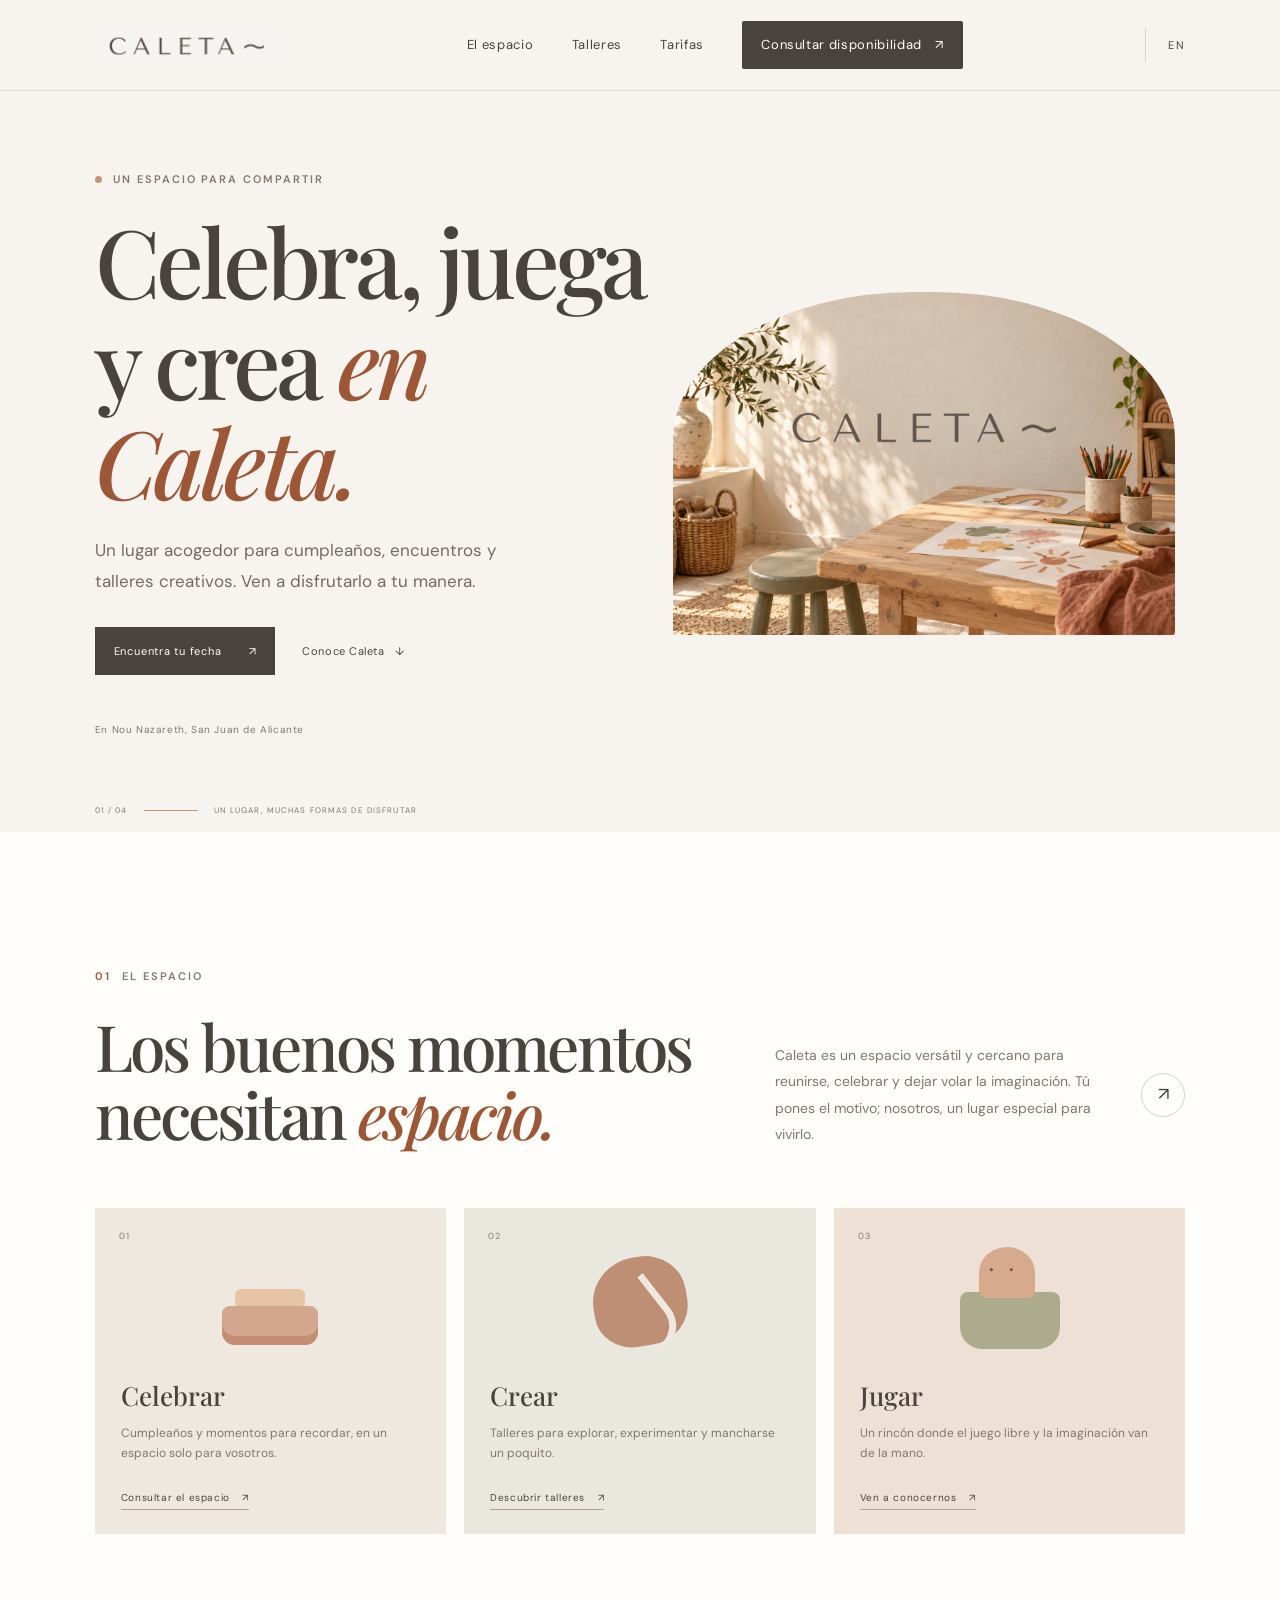
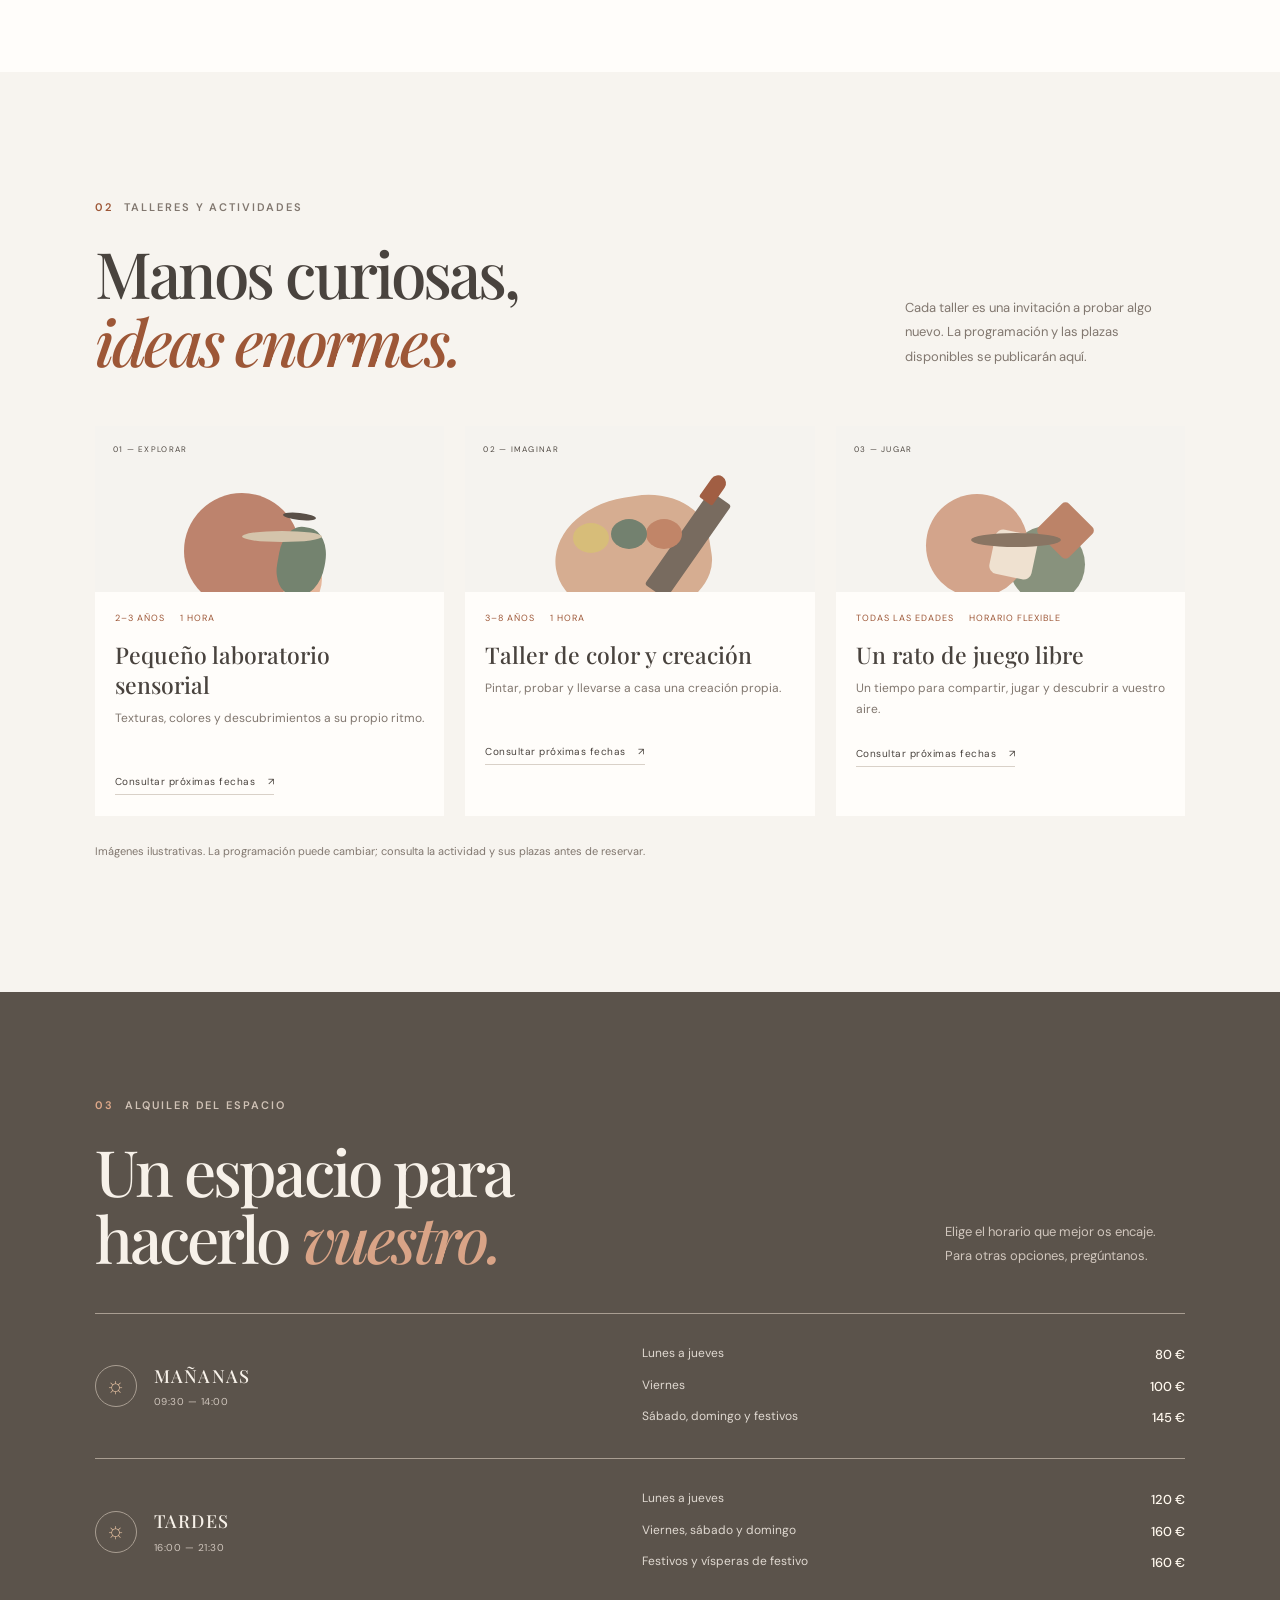
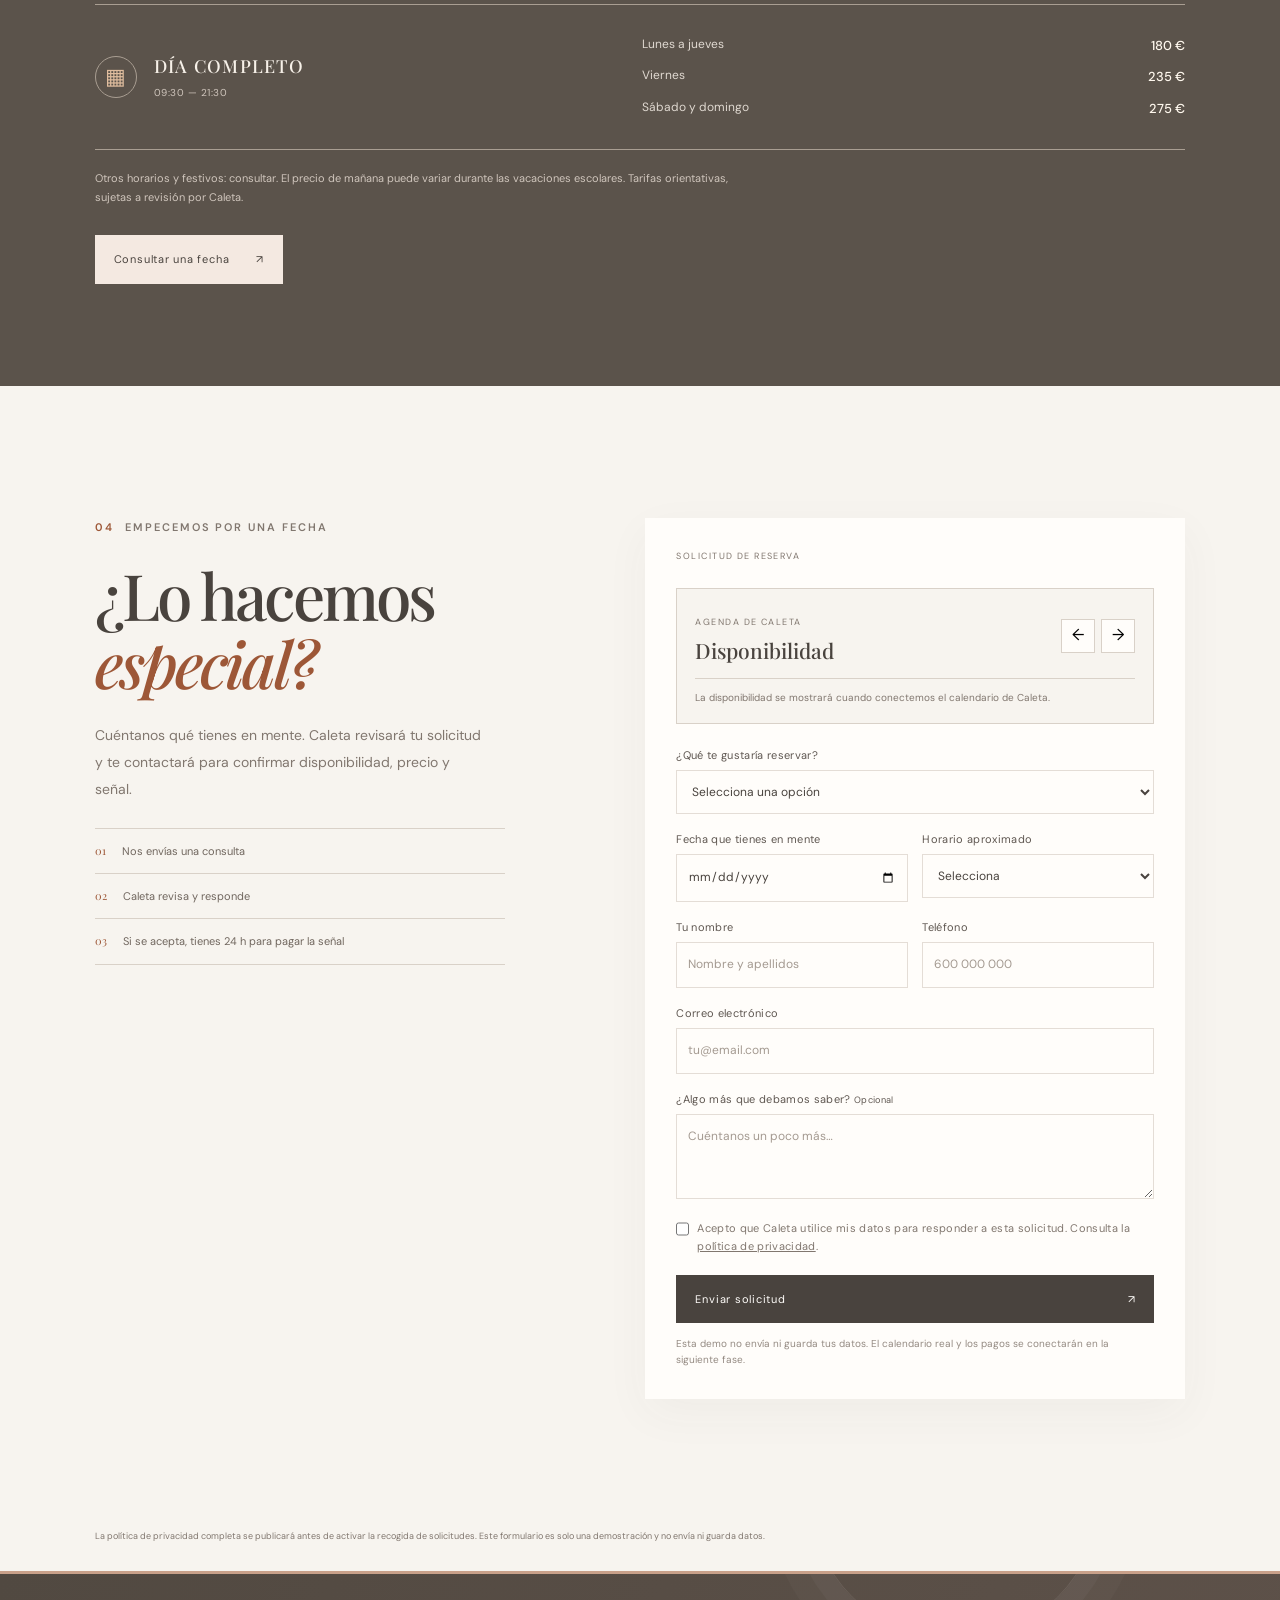
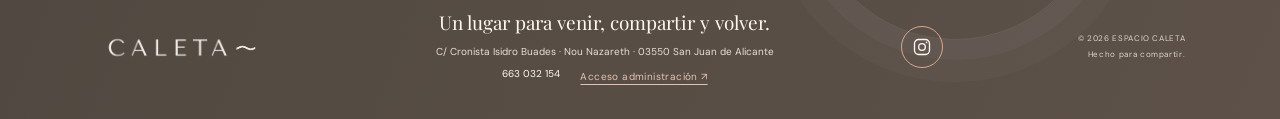
<file: index.html>
<!doctype html>
<html lang="es">
<head>
  <meta charset="utf-8">
  <meta name="viewport" content="width=device-width, initial-scale=1">
  <meta name="theme-color" content="#f7f4ef">
  <meta name="description" content="Un espacio para celebrar, jugar y crear en Nou Nazareth, San Juan de Alicante. Descubre Espacio Caleta y solicita tu reserva.">
  <title>Espacio Caleta — Un lugar para celebrar y crear</title>
  <link rel="preconnect" href="https://fonts.googleapis.com">
  <link rel="preconnect" href="https://fonts.gstatic.com" crossorigin>
  <link href="https://fonts.googleapis.com/css2?family=DM+Sans:wght@400;500;600;700&family=Playfair+Display:wght@500;600;700&display=swap" rel="stylesheet">
  <link rel="stylesheet" href="styles.css?v=20261103-1">
</head>
<body>
  <a class="skip-link" href="#contenido" data-i18n="skip">Saltar al contenido</a>
  <header class="site-header">
    <a class="wordmark" href="#inicio" aria-label="Espacio Caleta, inicio"><img class="wordmark-image" src="assets/caleta-logo-main.png" alt=""></a>
    <button class="menu-toggle" aria-expanded="false" aria-controls="main-nav" aria-label="Abrir menú">☰</button>
    <nav id="main-nav" class="main-nav" aria-label="Navegación principal">
      <a href="#espacio" data-i18n="navSpace">El espacio</a>
      <a href="#talleres" data-i18n="navWorkshops">Talleres</a>
      <a href="#tarifas" data-i18n="navRates">Tarifas</a>
      <a class="nav-cta" href="#reservar" data-i18n="navBook">Consultar disponibilidad <span>↗</span></a>
    </nav>
    <button class="language-toggle" type="button" aria-label="Switch language">EN</button>
  </header>

  <main id="contenido">
    <section class="hero section-wrap" id="inicio">
      <div class="hero-copy">
        <p class="eyebrow"><span class="eyebrow-dot"></span><span data-i18n="eyebrow">UN ESPACIO PARA COMPARTIR</span></p>
        <h1 data-i18n="heroTitle">Celebra, juega<br>y crea <em>en Caleta.</em></h1>
        <p class="hero-text" data-i18n="heroText">Un lugar acogedor para cumpleaños, encuentros y talleres creativos. Ven a disfrutarlo a tu manera.</p>
        <div class="hero-actions">
          <a class="button button-dark" href="#reservar" data-i18n="heroCta">Encuentra tu fecha <span>↗</span></a>
          <a class="text-link" href="#espacio" data-i18n="heroLink">Conoce Caleta <span>↓</span></a>
        </div>
        <div class="hero-note"><span data-i18n="heroNote">En Nou Nazareth, San Juan de Alicante</span></div>
      </div>
      <div class="hero-art">
        <div class="art-frame logo-frame">
          <img class="hero-logo-image" data-site-image="logo" data-default-image="assets/caleta-hero.webp" src="assets/caleta-hero.webp" alt="Estudio creativo de Caleta, con materiales para pintar y el logotipo de Caleta" width="1448" height="1086" fetchpriority="high">
          <span class="art-caption" data-i18n="artCaption">UN RINCÓN HECHO PARA CREAR</span>
        </div>
      </div>
      <div class="hero-bottom"><span>01 / 04</span><span class="hero-line"></span><span data-i18n="heroBottom">UN LUGAR, MUCHAS FORMAS DE DISFRUTAR</span></div>
    </section>

    <section class="intro section-wrap" id="espacio">
      <div class="section-kicker"><span>01</span><span data-i18n="introKicker">EL ESPACIO</span></div>
      <div class="intro-content">
        <h2 data-i18n="introTitle">Los buenos momentos<br>necesitan <em>espacio.</em></h2>
        <div class="intro-aside"><p data-i18n="introText">Caleta es un espacio versátil y cercano para reunirse, celebrar y dejar volar la imaginación. Tú pones el motivo; nosotros, un lugar especial para vivirlo.</p><a class="round-link" href="#reservar" aria-label="Consultar el espacio">↗</a></div>
      </div>
      <div class="feature-grid">
        <article class="feature-card feature-celebrate"><span class="feature-number">01</span><div class="feature-illustration cake-art" data-site-image="feature1" data-default-image="assets/feature-celebrate.webp" aria-label="Celebraciones en Espacio Caleta"><i></i><b></b></div><h3 data-i18n="featureCelebrate">Celebrar</h3><p data-i18n="featureCelebrateText">Cumpleaños y momentos para recordar, en un espacio solo para vosotros.</p><a href="#reservar" data-i18n="featureLink">Consultar el espacio <span>↗</span></a></article>
        <article class="feature-card feature-create"><span class="feature-number">02</span><div class="feature-illustration create-art" data-site-image="feature2" data-default-image="assets/feature-create.webp" aria-label="Talleres creativos en Espacio Caleta"><i></i><b></b></div><h3 data-i18n="featureCreate">Crear</h3><p data-i18n="featureCreateText">Talleres para explorar, experimentar y mancharse un poquito.</p><a href="#talleres" data-i18n="featureLink">Descubrir talleres <span>↗</span></a></article>
        <article class="feature-card feature-play"><span class="feature-number">03</span><div class="feature-illustration play-art" data-site-image="feature3" data-default-image="assets/feature-play.webp" aria-label="Juego en Espacio Caleta"><i></i><b></b></div><h3 data-i18n="featurePlay">Jugar</h3><p data-i18n="featurePlayText">Un rincón donde el juego libre y la imaginación van de la mano.</p><a href="#reservar" data-i18n="featureLink">Ven a conocernos <span>↗</span></a></article>
      </div>
    </section>

    <section class="workshops section-wrap" id="talleres">
      <div class="section-heading"><div><div class="section-kicker"><span>02</span><span data-i18n="workshopKicker">TALLERES Y ACTIVIDADES</span></div><h2 data-i18n="workshopTitle">Manos curiosas,<br><em>ideas enormes.</em></h2></div><p data-i18n="workshopText">Cada taller es una invitación a probar algo nuevo. La programación y las plazas disponibles se publicarán aquí.</p></div>
      <div class="workshop-grid">
        <article class="workshop-card"><div class="workshop-image image-sensory" data-site-image="featured1" data-default-image="assets/workshop-sensory-sharp.webp" role="img" aria-label="Cartel del taller sensorial, con un monstruo verde, lápices de colores y el título Taller Sensorial"><span class="image-label">01 — EXPLORAR</span><div class="sensory-art"><i></i><b></b><span></span><em></em></div></div><div class="workshop-info"><div class="workshop-meta"><span data-i18n="ageLabel">2–3 AÑOS</span><span data-i18n="durationOne">1 HORA</span></div><h3 data-i18n="sensoryTitle">Pequeño laboratorio sensorial</h3><p data-i18n="sensoryText">Texturas, colores y descubrimientos a su propio ritmo.</p><a href="#reservar" data-workshop="sensorial" data-i18n="workshopRequest">Consultar próximas fechas <span>↗</span></a></div></article>
        <article class="workshop-card"><div class="workshop-image image-art" data-site-image="featured2" data-default-image="assets/workshop-art-sharp.webp" role="img" aria-label="Cartel del taller creativo de decoración de bolsas, con materiales de pintura en una mesa"><span class="image-label">02 — IMAGINAR</span><div class="paint-art"><i></i><b></b><span></span><em></em></div></div><div class="workshop-info"><div class="workshop-meta"><span data-i18n="ageLabelTwo">3–8 AÑOS</span><span data-i18n="durationOne">1 HORA</span></div><h3 data-i18n="colorTitle">Taller de color y creación</h3><p data-i18n="colorText">Pintar, probar y llevarse a casa una creación propia.</p><a href="#reservar" data-workshop="creativo" data-i18n="workshopRequest">Consultar próximas fechas <span>↗</span></a></div></article>
        <article class="workshop-card"><div class="workshop-image image-play" data-site-image="featured3" data-default-image="assets/workshop-play-sharp.webp" role="img" aria-label="Cartel de Caleta con fondo de rayas cálidas y el texto Ven a pasar la tarde a Caleta"><span class="image-label">03 — JUGAR</span><div class="play-artwork"><i></i><b></b><span></span><em></em></div></div><div class="workshop-info"><div class="workshop-meta"><span data-i18n="ageLabelThree">TODAS LAS EDADES</span><span data-i18n="flexTime">HORARIO FLEXIBLE</span></div><h3 data-i18n="freeTitle">Un rato de juego libre</h3><p data-i18n="freeText">Un tiempo para compartir, jugar y descubrir a vuestro aire.</p><a href="#reservar" data-workshop="juego" data-i18n="workshopRequest">Consultar próximas fechas <span>↗</span></a></div></article>
      </div>
      <p class="editorial-note" data-i18n="workshopNote">Imágenes ilustrativas. La programación puede cambiar; consulta la actividad y sus plazas antes de reservar.</p>
    </section>

    <section class="rates section-wrap" id="tarifas">
      <div class="rates-heading"><div><div class="section-kicker light"><span>03</span><span data-i18n="ratesKicker">ALQUILER DEL ESPACIO</span></div><h2 data-i18n="ratesTitle">Un espacio para<br>hacerlo <em>vuestro.</em></h2></div><p data-i18n="ratesText">Elige el horario que mejor os encaje. Para otras opciones, pregúntanos.</p></div>
      <div class="rate-list">
        <article class="rate-row"><div class="rate-title"><span class="rate-icon">☼</span><div><h3 data-i18n="morning">Mañanas</h3><p data-site-copy="morningHours">09:30 — 14:00</p></div></div><div class="rate-details"><p><span data-i18n="monThu">Lunes a jueves</span><b data-site-copy="rateMorningWeek">80 €</b></p><p><span data-i18n="friday">Viernes</span><b data-site-copy="rateMorningFriday">100 €</b></p><p><span data-i18n="weekendFestive">Sábado, domingo y festivos</span><b data-site-copy="rateMorningWeekend">145 €</b></p></div></article>
        <article class="rate-row"><div class="rate-title"><span class="rate-icon">☼</span><div><h3 data-i18n="afternoons">Tardes</h3><p data-site-copy="afternoonHours">16:00 — 21:30</p></div></div><div class="rate-details"><p><span data-i18n="monThu">Lunes a jueves</span><b data-site-copy="rateAfternoonWeek">120 €</b></p><p><span data-i18n="friSun">Viernes, sábado y domingo</span><b data-site-copy="rateAfternoonWeekend">160 €</b></p><p><span data-i18n="holidayEve">Festivos y vísperas de festivo</span><b data-site-copy="rateAfternoonHoliday">160 €</b></p></div></article>
        <article class="rate-row"><div class="rate-title"><span class="rate-icon">▦</span><div><h3 data-i18n="fullDay">Día completo</h3><p data-site-copy="fullDayHours">09:30 — 21:30</p></div></div><div class="rate-details"><p><span data-i18n="monThu">Lunes a jueves</span><b data-site-copy="rateFullWeek">180 €</b></p><p><span data-i18n="friday">Viernes</span><b data-site-copy="rateFullFriday">235 €</b></p><p><span data-i18n="weekend">Sábado y domingo</span><b data-site-copy="rateFullWeekend">275 €</b></p></div></article>
      </div>
      <div class="rate-footnote"><p data-i18n="ratesNote">Otros horarios y festivos: consultar. El precio de mañana puede variar durante las vacaciones escolares. Tarifas orientativas, sujetas a revisión por Caleta.</p></div>
      <a class="button button-light" href="#reservar" data-i18n="ratesCta">Consultar una fecha <span>↗</span></a>
    </section>

    <section class="booking section-wrap" id="reservar">
      <div class="booking-copy"><div class="section-kicker"><span>04</span><span data-i18n="bookingKicker">EMPECEMOS POR UNA FECHA</span></div><h2 data-i18n="bookingTitle">¿Lo hacemos<br><em>especial?</em></h2><p data-i18n="bookingText">Cuéntanos qué tienes en mente. Caleta revisará tu solicitud y te contactará para confirmar disponibilidad, precio y señal.</p><div class="booking-steps"><p><span>01</span><span data-i18n="stepOne">Nos envías una consulta</span></p><p><span>02</span><span data-i18n="stepTwo">Caleta revisa y responde</span></p><p><span>03</span><span data-i18n="stepThree">Si se acepta, tienes 24 h para pagar la señal</span></p></div></div>
      <form class="booking-form" id="booking-form">
        <div class="form-head"><span data-i18n="formEyebrow">SOLICITUD DE RESERVA</span></div>
        <div class="public-calendar" aria-label="Calendario de disponibilidad">
          <div class="public-calendar-head"><div><span class="calendar-overline">AGENDA DE CALETA</span><h3 id="public-month-label">Disponibilidad</h3></div><div class="public-calendar-arrows"><button type="button" id="public-prev" aria-label="Mes anterior">←</button><button type="button" id="public-next" aria-label="Mes siguiente">→</button></div></div>
          <div class="public-calendar-grid" id="public-calendar-grid" role="grid"></div>
          <p id="public-calendar-message" class="public-calendar-message" role="status" aria-live="polite">La disponibilidad se mostrará cuando conectemos el calendario de Caleta.</p>
          <div id="public-day-options" class="public-day-options"></div>
        </div>
        <label><span data-i18n="typeLabel">¿Qué te gustaría reservar?</span><select name="type" id="booking-type" required><option value="" data-i18n="typePlaceholder">Selecciona una opción</option><option value="space" data-i18n="spaceOption">El espacio</option><option value="workshop" data-i18n="workshopOption">Un taller o actividad</option></select></label>
        <div class="field-row"><label><span data-i18n="dateLabel">Fecha que tienes en mente</span><input name="date" type="date" required></label><label><span data-i18n="timeLabel">Horario aproximado</span><select name="time" required><option value="" data-i18n="timePlaceholder">Selecciona</option><option value="morning" data-i18n="morningOption">Mañana · 09:30–14:00</option><option value="afternoon" data-i18n="afternoonOption">Tarde · 16:00–21:30</option><option value="full" data-i18n="fullOption">Día completo · 09:30–21:30</option><option value="other" data-i18n="otherOption">Otro horario</option></select></label></div>
        <label class="places-field is-hidden"><span data-i18n="placesLabel">Número de plazas</span><input name="places" type="number" min="1" max="20" value="1"></label>
        <input type="hidden" name="workshop_id">
        <div class="field-row"><label><span data-i18n="nameLabel">Tu nombre</span><input name="name" autocomplete="name" placeholder="Nombre y apellidos" data-placeholder="namePlaceholder" required></label><label><span data-i18n="phoneLabel">Teléfono</span><input name="phone" type="tel" autocomplete="tel" placeholder="600 000 000" data-placeholder="phonePlaceholder" required></label></div>
        <label><span data-i18n="emailLabel">Correo electrónico</span><input name="email" type="email" autocomplete="email" placeholder="tu@email.com" required></label>
        <label><span data-i18n="notesLabel">¿Algo más que debamos saber? <small data-i18n="optional">Opcional</small></span><textarea name="notes" rows="3" data-placeholder="notesPlaceholder" placeholder="Cuéntanos un poco más…"></textarea></label>
        <label class="consent"><input type="checkbox" required><span><span data-i18n="consentText">Acepto que Caleta utilice mis datos para responder a esta solicitud. Consulta la</span> <a href="#privacidad" data-i18n="privacyLink">política de privacidad</a>.</span></label>
        <button class="button button-dark submit-button" type="submit"><span data-i18n="submitText">Enviar solicitud</span><span>↗</span></button>
        <p class="form-response" id="form-response" role="status" aria-live="polite"></p>
        <p class="form-disclaimer" data-i18n="formNote">Esta demo no envía ni guarda tus datos. El calendario real y los pagos se conectarán en la siguiente fase.</p>
      </form>
    </section>

    <section class="privacy-note section-wrap" id="privacidad"><p data-i18n="privacyNote">La política de privacidad completa se publicará antes de activar la recogida de solicitudes. Este formulario es solo una demostración y no envía ni guarda datos.</p></section>
  </main>

  <footer class="site-footer">
    <a class="footer-logo" href="#inicio" aria-label="Espacio Caleta, inicio"><img src="assets/caleta-logo-footer.png" alt=""></a>
    <div class="footer-contact">
      <p class="footer-invite" data-i18n="contactInvite">Un lugar para venir, compartir y volver.</p>
      <p><span data-site-copy="address">C/ Cronista Isidro Buades · Nou Nazareth · 03550 San Juan de Alicante</span></p>
      <div class="footer-links"><a data-site-copy="phone-link" href="tel:+34663032154">663 032 154</a><a class="admin-link" href="admin.html" data-i18n="adminAccess">Acceso administración ↗</a></div>
    </div>
    <a class="instagram-link" data-site-copy="instagramUrl" href="https://www.instagram.com/espacio.caleta/" target="_blank" rel="noopener noreferrer" aria-label="Instagram de Espacio Caleta">
      <svg viewBox="0 0 24 24" aria-hidden="true"><rect x="3" y="3" width="18" height="18" rx="5"/><circle cx="12" cy="12" r="4"/><circle class="instagram-dot" cx="17.5" cy="6.5" r="1"/></svg>
    </a>
    <div class="footer-note"><span>© <span id="year"></span> ESPACIO CALETA</span><span data-i18n="footerNote">Hecho para compartir.</span></div>
  </footer>
  <div class="toast" id="toast" role="status" aria-live="polite"></div>
  <script src="script.js?v=20261103-2"></script>
  <script>window.CALETA_SUPABASE={url:"https://ifsrblhfxcxinhznvcwu.supabase.co",publishableKey:"sb_publishable_dvBtDJ5dkb0xPyV2M7XDuQ_7uVyeikE"};</script>
  <script type="module" src="public-content.js?v=20261028-4"></script>
  <script type="module" src="public-calendar.js?v=20261027-1"></script>
</body>
</html>
</file>
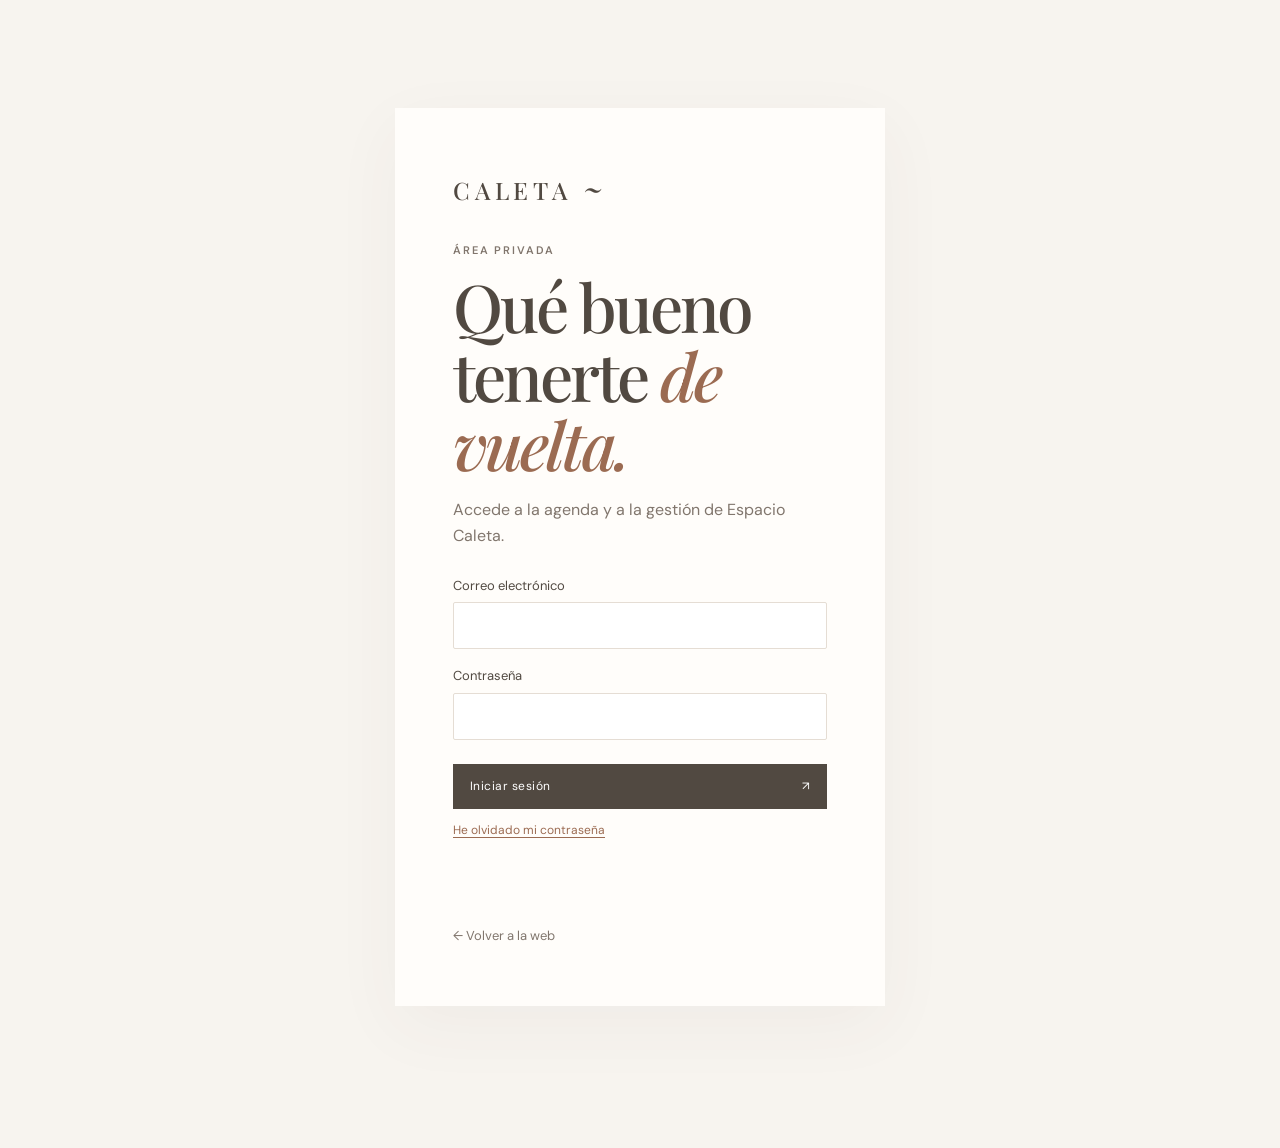
<file: admin.html>
<!doctype html>
<html lang="es">
<head>
  <meta charset="utf-8">
  <meta name="viewport" content="width=device-width, initial-scale=1">
  <meta name="robots" content="noindex,nofollow">
  <meta name="theme-color" content="#f7f4ef">
  <title>Administración — Espacio Caleta</title>
  <link rel="preconnect" href="https://fonts.googleapis.com">
  <link rel="preconnect" href="https://fonts.gstatic.com" crossorigin>
  <link href="https://fonts.googleapis.com/css2?family=DM+Sans:wght@400;500;600;700&family=Playfair+Display:wght@500;600;700&display=swap" rel="stylesheet">
  <link rel="stylesheet" href="admin.css?v=20261030-5">
</head>
<body>
  <main class="admin-shell">
    <section class="login-card" id="login-view" aria-labelledby="login-title">
      <a class="brand" href="./">CALETA <span>~</span></a>
      <p class="eyebrow">ÁREA PRIVADA</p>
      <h1 id="login-title">Qué bueno<br>tenerte <em>de vuelta.</em></h1>
      <p class="intro">Accede a la agenda y a la gestión de Espacio Caleta.</p>
      <form id="login-form">
        <label>Correo electrónico<input name="email" type="email" autocomplete="username" required></label>
        <label>Contraseña<input name="password" type="password" autocomplete="current-password" required></label>
        <button class="button button-dark" type="submit">Iniciar sesión <span>↗</span></button>
        <button class="text-button" id="forgot-password" type="button">He olvidado mi contraseña</button>
        <p class="message" id="login-message" role="status" aria-live="polite"></p>
      </form>
      <a class="back-link" href="./">← Volver a la web</a>
    </section>

    <section class="login-card is-hidden" id="recovery-view" aria-labelledby="recovery-title">
      <a class="brand" href="./">CALETA <span>~</span></a>
      <p class="eyebrow">SEGURIDAD</p><h1 id="recovery-title">Crea una<br><em>nueva contraseña.</em></h1>
      <form id="recovery-form"><label>Nueva contraseña<input name="password" type="password" minlength="12" autocomplete="new-password" required></label><label>Repite la contraseña<input name="confirmation" type="password" minlength="12" autocomplete="new-password" required></label><button class="button button-dark" type="submit">Guardar contraseña <span>↗</span></button><p class="message" id="recovery-message" role="status" aria-live="polite"></p><button class="text-button" id="recovery-back" type="button">Volver al acceso para solicitar otro enlace</button></form>
    </section>

    <section class="dashboard is-hidden" id="dashboard-view" aria-labelledby="dashboard-title">
      <header class="dashboard-header">
        <a class="brand" href="./">CALETA <span>~</span></a>
        <div class="header-actions"><span id="admin-email"></span><button class="button button-outline" id="open-password-change" type="button">Cambiar contraseña</button><button class="button button-outline" id="logout" type="button">Cerrar sesión</button></div>
      </header>
      <div class="dashboard-heading"><div><p class="eyebrow">GESTIÓN DE CALETA</p><h1 id="dashboard-title">Tu espacio,<br><em>en orden.</em></h1></div><div class="dashboard-intro"><p>Agenda, solicitudes y programación en un solo lugar.</p><button class="button button-dark" id="open-content-panel" type="button">Editar la web: textos, fotos y colores <span>↗</span></button></div></div>
      <nav class="tabs" aria-label="Secciones del panel">
        <button class="tab is-active" data-panel="calendar-panel" type="button">Calendario</button>
        <button class="tab" data-panel="content-panel" type="button">Editar la web</button>
        <button class="tab" data-panel="requests-panel" type="button">Solicitudes</button>
        <button class="tab" data-panel="workshops-panel" type="button">Talleres</button>
        <button class="tab" data-panel="rates-panel" type="button">Tarifas</button>
        <button class="tab" data-panel="team-panel" type="button">Equipo</button>
        <button class="tab" data-panel="newsletter-panel" type="button">Noticias por correo</button>
      </nav>
      <section class="panel" id="calendar-panel">
        <div class="panel-title"><div><p class="eyebrow">DISPONIBILIDAD</p><h2>Calendario</h2></div><div class="calendar-actions"><button class="button button-outline" id="new-block" type="button">Bloquear fecha</button><button class="button button-dark" id="new-availability" type="button">Publicar disponibilidad <span>+</span></button></div></div>
        <div class="calendar-toolbar"><button class="icon-button" id="previous-month" aria-label="Mes anterior" type="button">←</button><h3 id="month-label"></h3><button class="icon-button" id="next-month" aria-label="Mes siguiente" type="button">→</button><button class="text-button today-button" id="today-button" type="button">Hoy</button></div>
        <div class="calendar-legend"><span><i class="legend-dot available"></i>Disponible</span><span><i class="legend-dot held"></i>Solicitud pendiente</span><span><i class="legend-dot busy"></i>Reservado / taller</span><span><i class="legend-dot blocked"></i>Bloqueado</span></div>
        <div class="calendar-grid" id="calendar-grid" role="grid" aria-label="Calendario de reservas"></div>
        <p class="panel-note" id="calendar-note">Los días sin ocupaciones registradas aparecen como disponibles. Una solicitud pendiente mantiene su fecha o plazas bloqueadas hasta que Caleta la gestione.</p>
      </section>
      <section class="panel is-hidden" id="requests-panel"><div class="panel-title"><div><p class="eyebrow">BANDEJA DE ENTRADA</p><h2>Solicitudes</h2></div></div><div id="requests-list" class="record-list"></div></section>
      <section class="panel is-hidden" id="workshops-panel"><div class="panel-title"><div><p class="eyebrow">PROGRAMACIÓN</p><h2>Talleres</h2></div><button class="button button-dark" id="new-workshop" type="button">Nuevo taller <span>+</span></button></div><div id="workshops-list" class="record-list"></div></section>
      <section class="panel is-hidden" id="rates-panel"><div class="panel-title"><div><p class="eyebrow">PRECIOS ORIENTATIVOS</p><h2>Tarifas internas</h2></div><button class="button button-dark" id="new-rate" type="button">Añadir tarifa <span>+</span></button></div><div id="rates-list" class="record-list"></div><p class="panel-note">Esta lista sirve para registrar referencias internas. Para cambiar los precios que se ven en la página, entra en Contenido e imágenes. La señal se define por separado para cada solicitud aceptada.</p></section>
      <section class="panel is-hidden" id="content-panel">
        <div class="panel-title"><div><p class="eyebrow">EDICIÓN DE LA WEB PÚBLICA</p><h2>Contenido e imágenes</h2></div></div>
        <p class="content-intro">Edita los textos en castellano e inglés, actualiza las tarifas que aparecen en la web y sustituye el logotipo o las imágenes de los talleres. Los cambios se publican al guardar.</p>
        <div class="content-manager-layout"><div class="content-editor-main"><nav class="content-section-nav" id="content-section-nav" aria-label="Secciones del contenido"></nav><form id="content-form" class="content-editor"><div id="content-fields"></div><h3>Identidad visual</h3><p class="panel-note">Ajusta los tonos generales de la web. El diseño tipográfico se mantiene para conservar la identidad de Caleta.</p><div id="theme-fields" class="theme-editor-grid"></div><h3>Imágenes de la web</h3><p class="panel-note">Formatos JPG, PNG, WebP o AVIF · máximo 5 MB por imagen.</p><div id="image-fields" class="image-editor-grid"></div><button class="button button-dark" type="submit">Guardar cambios de la web <span>↗</span></button><p id="content-save-status" class="panel-note" role="status" aria-live="polite"></p></form></div><aside class="content-preview"><div class="content-preview-head"><div><strong>Vista previa</strong><span>Se actualiza mientras editas</span></div><button class="small-button" id="preview-language" type="button">Ver en inglés</button></div><iframe id="public-preview" title="Vista previa de la web de Caleta" src="./?admin-preview=1" loading="lazy"></iframe><a href="./" target="_blank" rel="noopener noreferrer">Abrir la web en otra pestaña ↗</a></aside></div>
      </section>
      <section class="panel is-hidden" id="team-panel">
        <div class="panel-title"><div><p class="eyebrow">ACCESOS PRIVADOS</p><h2>Equipo administrador</h2></div></div>
        <p class="content-intro">Puedes crear una cuenta nueva con una contraseña definida por Caleta o añadir una cuenta que ya exista. Las contraseñas nunca se envían ni se guardan en los datos de la web; comparte la contraseña inicial por un canal privado y la persona podrá cambiarla al entrar al panel.</p>
        <form id="create-admin-form" class="admin-create-form"><h3>Crear una cuenta nueva</h3><label>Correo de la persona<input name="email" type="email" maxlength="254" autocomplete="off" required placeholder="nombre@correo.com"></label><label>Repite el correo<input name="email_confirmation" type="email" maxlength="254" autocomplete="off" required placeholder="nombre@correo.com"></label><label>Contraseña para la cuenta (mínimo 12 caracteres)<input name="password" type="password" minlength="12" autocomplete="new-password" required></label><button class="button button-dark" type="submit">Crear acceso administrador <span>↗</span></button></form>
        <form id="add-existing-admin-form" class="admin-create-form existing-admin-form"><h3>Añadir cuenta existente</h3><label>Correo confirmado en Supabase<input name="email" type="email" maxlength="254" autocomplete="off" required placeholder="nombre@correo.com"></label><button class="button button-outline" type="submit">Dar acceso de administración <span>↗</span></button></form><p id="team-email-status" class="panel-note" role="status" aria-live="polite"></p>
        <div id="admin-users-list" class="record-list"></div>
      </section>
      <section class="panel is-hidden" id="newsletter-panel">
        <div class="panel-title"><div><p class="eyebrow">COMUNICACIÓN CON FAMILIAS</p><h2>Noticias por correo</h2></div></div>
        <div class="newsletter-stats"><article><span id="newsletter-active-count">—</span><p>Suscripciones confirmadas</p></article><article><span id="newsletter-pending-count">—</span><p>Esperando confirmación</p></article></div>
        <p class="content-intro">Solo se enviará a personas que se apunten voluntariamente y confirmen su correo. Cada noticia llevará un enlace para darse de baja. La suscripción pública aún no está activada; las solicitudes de reserva no se añadirán a esta lista.</p>
        <form id="newsletter-campaign-form" class="newsletter-composer"><label>Asunto<input name="subject" maxlength="160" required></label><label>Texto de la noticia<textarea name="body" rows="8" maxlength="6000" required placeholder="Escribe la novedad, taller o evento…"></textarea></label><button class="button button-dark" id="newsletter-send-button" type="submit">Enviar a la lista confirmada <span>↗</span></button><p id="newsletter-email-status" class="panel-note">El envío se activará al conectar el proveedor de correo. No se usan las direcciones de solicitudes de reserva.</p></form>
        <h3 class="subsection-title">Últimos envíos</h3><div id="newsletter-campaigns-list" class="record-list"></div>
        <h3 class="subsection-title">Suscripciones</h3><div id="newsletter-subscribers-list" class="record-list"></div>
      </section>
      <p class="dashboard-status" id="dashboard-status" role="status" aria-live="polite"></p>
    </section>
  </main>

  <dialog id="block-dialog" class="editor-dialog"><form id="block-form"><button class="dialog-close" type="button" data-close aria-label="Cerrar">×</button><p class="eyebrow">AGENDA</p><h2>Bloquear una fecha</h2><label>Fecha<input name="date" type="date" required></label><label>Horario<select name="period" required><option value="full">Día completo</option><option value="morning">Mañana · 09:30–14:00</option><option value="afternoon">Tarde · 16:00–21:30</option></select></label><label>Motivo<input name="title" maxlength="120" placeholder="Cierre, evento privado…" required></label><button class="button button-dark" type="submit">Guardar bloqueo <span>↗</span></button></form></dialog>
  <dialog id="availability-dialog" class="editor-dialog"><form id="availability-form"><button class="dialog-close" type="button" data-close aria-label="Cerrar">×</button><p class="eyebrow">DISPONIBILIDAD</p><h2>Publicar una fecha libre</h2><label>Fecha<input name="date" type="date" required></label><label>Horario<select name="period" required><option value="morning">Mañana · 09:30–14:00</option><option value="afternoon">Tarde · 16:00–21:30</option><option value="full">Día completo · 09:30–21:30</option></select></label><button class="button button-dark" type="submit">Publicar fecha <span>↗</span></button></form></dialog>
  <dialog id="workshop-dialog" class="editor-dialog"><form id="workshop-form"><button class="dialog-close" type="button" data-close aria-label="Cerrar">×</button><p class="eyebrow">PROGRAMACIÓN</p><h2 id="workshop-dialog-title">Nuevo taller</h2><input name="id" type="hidden"><label>Nombre<input name="title" maxlength="120" required></label><label>Descripción<textarea name="description" rows="3"></textarea></label><div class="form-row"><label>Fecha y hora<input name="starts_at" type="datetime-local" required></label><label>Duración (minutos)<input name="duration_minutes" type="number" min="15" step="15" value="60" required></label></div><div class="form-row"><label>Plazas<input name="capacity" type="number" min="1" max="200" required></label><label>Edad recomendada<input name="age_range" maxlength="40" placeholder="2–3 años"></label></div><label>Precio orientativo (€)<input name="indicative_price" type="number" min="0" step="0.01" placeholder="Consultar"></label><label>Imagen del taller<input name="image_file" type="file" accept="image/jpeg,image/png,image/webp,image/avif"></label><p class="panel-note" id="workshop-image-note">Imagen opcional; JPG, PNG, WebP o AVIF, máximo 5 MB.</p><button class="button button-dark" id="workshop-save-button" type="submit">Crear taller <span>↗</span></button></form></dialog>
  <dialog id="rate-dialog" class="editor-dialog"><form id="rate-form"><button class="dialog-close" type="button" data-close aria-label="Cerrar">×</button><p class="eyebrow">TARIFAS</p><h2>Añadir tarifa</h2><label>Concepto<input name="label" maxlength="100" placeholder="Mañana · lunes a jueves" required></label><div class="form-row"><label>Precio (€)<input name="amount" type="number" min="0" step="0.01" required></label><label>Validez desde<input name="valid_from" type="date"></label></div><label>Nota<textarea name="note" rows="2" placeholder="Condiciones o excepciones"></textarea></label><button class="button button-dark" type="submit">Guardar tarifa <span>↗</span></button></form></dialog>
  <dialog id="password-change-dialog" class="editor-dialog"><form id="password-change-form"><button class="dialog-close" type="button" data-close aria-label="Cerrar">×</button><p class="eyebrow">SEGURIDAD</p><h2>Cambiar contraseña</h2><label>Nueva contraseña (mínimo 12 caracteres)<input name="password" type="password" minlength="12" autocomplete="new-password" required></label><label>Repite la contraseña<input name="confirmation" type="password" minlength="12" autocomplete="new-password" required></label><button class="button button-dark" type="submit">Guardar contraseña <span>↗</span></button><p id="password-change-status" class="panel-note" role="status" aria-live="polite"></p></form></dialog>
  <script>window.CALETA_SUPABASE={url:"https://ifsrblhfxcxinhznvcwu.supabase.co",publishableKey:"sb_publishable_dvBtDJ5dkb0xPyV2M7XDuQ_7uVyeikE"};</script>
  <script type="module" src="admin.js?v=20261102-1"></script>
</body>
</html>
</file>
<file: styles.css>
:root{--paper:#f7f4ef;--ink:#49433e;--muted:#81776f;--line:#d9d1c8;--clay:#c79378;--clay-dark:#9d5737;--sage:#9fa58c;--white:#fffdfa;--serif:'Playfair Display',Georgia,serif;--sans:'DM Sans',Arial,sans-serif;--gutter:clamp(24px,7.4vw,112px)}
*{box-sizing:border-box}html{scroll-behavior:smooth;scroll-padding-top:90px}body{margin:0;background:var(--paper);color:var(--ink);font-family:var(--sans);font-size:15px;line-height:1.65;-webkit-font-smoothing:antialiased}a{color:inherit;text-decoration:none}button,input,select,textarea{font:inherit}.skip-link{position:absolute;top:-70px;left:12px;z-index:50;padding:10px;background:#fff}.skip-link:focus{top:12px}.site-header{height:91px;padding:0 var(--gutter);display:flex;align-items:center;justify-content:space-between;border-bottom:1px solid rgba(73,67,62,.13);position:sticky;top:0;background:rgba(247,244,239,.94);backdrop-filter:blur(12px);z-index:20}.wordmark,.contact-mark,.footer-logo{font-family:var(--serif);font-size:29px;letter-spacing:.2em;font-weight:500;white-space:nowrap}.wordmark span,.contact-mark span,.footer-logo span{font-style:italic;font-size:1.3em;letter-spacing:0}.main-nav{display:flex;align-items:center;gap:clamp(20px,3vw,48px);font-size:12px;letter-spacing:.05em}.main-nav a:not(.nav-cta){transition:color .2s}.main-nav a:hover,.text-link:hover{color:var(--clay-dark)}.nav-cta{background:var(--ink);color:#fffdfa;padding:13px 19px;border-radius:2px}.nav-cta span{padding-left:10px}.language-toggle,.menu-toggle{border:0;background:none;color:var(--ink);cursor:pointer}.language-toggle{font-size:11px;letter-spacing:.14em;border-left:1px solid var(--line);padding:8px 0 8px 22px}.menu-toggle{display:none;font-size:21px}.section-wrap{padding-left:var(--gutter);padding-right:var(--gutter)}.hero{min-height:620px;padding-top:67px;padding-bottom:46px;display:grid;grid-template-columns:1.02fr .98fr;align-items:center;position:relative}.hero-copy{padding:12px 0 48px;z-index:1}.eyebrow,.section-kicker{font-size:10px;letter-spacing:.18em;font-weight:600;color:var(--muted);display:flex;align-items:center;gap:11px}.eyebrow-dot{height:7px;width:7px;border-radius:50%;background:var(--clay)}h1,h2,h3,p{margin-top:0}h1,h2{font-family:var(--serif);font-weight:500;letter-spacing:-.045em;line-height:1.06}h1{font-size:clamp(54px,7.4vw,98px);margin:22px 0 24px}h1 em,h2 em{font-weight:500;color:var(--clay-dark)}.hero-text{max-width:425px;font-size:16px;line-height:1.8;color:#746a62}.hero-actions{display:flex;align-items:center;gap:27px;margin-top:30px}.button{display:inline-flex;align-items:center;justify-content:space-between;gap:27px;padding:15px 19px;font-size:11px;letter-spacing:.07em;border:0;cursor:pointer;transition:transform .2s,background .2s}.button:hover{transform:translateY(-2px)}.button-dark{background:var(--ink);color:var(--white)}.button-dark:hover{background:#302c28}.button-light{background:#f4e9e1;color:var(--ink);margin-top:29px}.text-link{font-size:11px;letter-spacing:.05em}.text-link span{padding-left:7px}.hero-note{display:flex;align-items:center;gap:12px;margin-top:47px;color:var(--muted);font-size:10px;letter-spacing:.06em}.hero-art{height:470px;position:relative;padding:0 10px 17px 22px}.art-frame{height:100%;position:relative;overflow:hidden;background:linear-gradient(145deg,#e7d5c6 0 50%,#c6a791 50% 100%);border-radius:48% 48% 2px 2px/43% 43% 2px 2px}.art-sun{position:absolute;width:135px;height:135px;border-radius:50%;background:#e0b98f;top:53px;right:73px}.art-window{position:absolute;left:12%;top:16%;height:40%;width:31%;background:#d8ddd0;border:10px solid #f0e8dd;display:grid;grid-template-columns:1fr 1fr;grid-template-rows:1fr 1fr;gap:7px;box-shadow:0 5px 20px #66544a1a}.art-window i{background:linear-gradient(130deg,#a5ad99,#d2dbc9)}.art-shelf{position:absolute;left:0;right:0;top:58%;height:14px;background:#967a69;box-shadow:0 5px 7px #46372d29}.art-pot{position:absolute;bottom:20%;width:75px;height:95px;border-radius:13px 13px 30px 30px;background:#a8ad91;z-index:2}.art-pot b{position:absolute;bottom:74px;left:35px;width:8px;height:79px;border-radius:50%;background:#7e8b70;transform:rotate(5deg)}.pot-one{left:18%}.pot-two{right:24%;width:60px;height:70px;background:#bf8970}.pot-two b{left:26px;bottom:53px;height:95px;background:#788568;transform:rotate(-23deg)}.art-plant{position:absolute;left:20%;bottom:38%;width:70px;height:92px;z-index:3}.art-plant i{position:absolute;bottom:0;left:33px;width:13px;height:58px;background:#6f8068;border-radius:100% 0 100% 0;transform:rotate(-30deg);transform-origin:bottom}.art-plant i:nth-child(2){transform:rotate(33deg);height:67px}.art-plant i:nth-child(3){transform:rotate(58deg);height:51px}.art-plant i:nth-child(4){transform:rotate(-61deg);height:48px}.art-rug{position:absolute;width:135%;height:120px;border-radius:50%;background:#eee5d8;bottom:-42px;left:-18%;border:9px solid #d3b49f}.art-caption{position:absolute;bottom:22px;left:0;right:0;text-align:center;font-size:8px;letter-spacing:.24em;color:#5e5046}.art-sticker{position:absolute;right:-14px;bottom:74px;z-index:5;background:#8b755e;color:#fff7ef;width:88px;height:88px;border-radius:50%;display:flex;align-items:center;justify-content:center;text-align:center;font-family:var(--serif);font-size:15px;line-height:1.2;transform:rotate(10deg)}.art-sticker b{font-family:var(--sans);font-size:12px;position:absolute;right:12px;top:10px}.hero-bottom{position:absolute;bottom:15px;left:var(--gutter);right:var(--gutter);display:flex;align-items:center;gap:16px;font-size:8px;letter-spacing:.14em;color:var(--muted)}.hero-line{height:1px;width:54px;background:var(--clay)}
.intro{padding-top:135px;padding-bottom:138px;background:var(--white)}.section-kicker span:first-child{color:var(--clay-dark)}.intro-content{display:flex;justify-content:space-between;align-items:flex-end;margin:27px 0 60px}.intro h2,.section-heading h2,.rates h2,.booking h2{font-size:clamp(43px,5vw,67px);margin-bottom:0}.intro-aside{display:flex;align-items:center;gap:22px;max-width:410px}.intro-aside p{font-size:13px;color:var(--muted);line-height:1.9;margin:0}.round-link{width:44px;height:44px;min-width:44px;border:1px solid var(--line);border-radius:50%;display:grid;place-items:center;font-size:18px;transition:.2s}.round-link:hover{background:var(--ink);color:white}.feature-grid{display:grid;grid-template-columns:repeat(3,1fr);gap:18px}.feature-card{position:relative;min-height:320px;padding:24px 26px 25px;background:#eee8e0;overflow:hidden}.feature-create{background:#e8e8df}.feature-play{background:#efe0d6}.feature-number{position:absolute;top:21px;left:24px;color:#867970;font-size:9px;letter-spacing:.12em}.feature-illustration{height:135px;position:relative;margin-bottom:8px}.cake-art i,.cake-art b{position:absolute;bottom:22px;left:calc(50% - 48px);width:96px;height:39px;border-radius:8px 8px 13px 13px;background:#d3a68e;box-shadow:inset 0 -9px #c48d74}.cake-art b{left:calc(50% - 35px);bottom:61px;width:70px;height:17px;border-radius:6px 6px 2px 2px;background:#e6c5a7;box-shadow:none}.create-art i{position:absolute;width:94px;height:89px;left:calc(50% - 47px);top:25px;background:#be8e75;border-radius:50% 44% 44% 40%;transform:rotate(-9deg)}.create-art b{position:absolute;width:42px;height:74px;border:7px solid #eee8e0;border-top:0;border-left:0;border-radius:0 0 30px;left:calc(50% - 12px);top:46px;transform:rotate(-38deg)}.play-art i{position:absolute;bottom:18px;left:calc(50% - 50px);width:100px;height:57px;background:#adab8e;border-radius:8px 8px 22px 22px}.play-art b{position:absolute;bottom:69px;left:calc(50% - 31px);width:56px;height:51px;background:#d7aa8d;border-radius:50% 50% 8px 8px}.play-art:after{content:'•   •';position:absolute;left:calc(50% - 21px);bottom:87px;color:#66574c;font-size:13px;letter-spacing:6px}.feature-card h3{font-family:var(--serif);font-size:26px;font-weight:500;margin:5px 0}.feature-card p{font-size:11px;color:var(--muted);max-width:300px;line-height:1.7;margin-bottom:19px}.feature-card>a{font-size:9px;letter-spacing:.06em;border-bottom:1px solid #b49f8e;padding-bottom:5px}.feature-card>a span{padding-left:9px}
.workshops{padding-top:126px;padding-bottom:132px}.section-heading,.rates-heading{display:flex;align-items:flex-end;justify-content:space-between;margin-bottom:51px}.section-heading h2{margin-top:23px}.section-heading>p{max-width:280px;color:var(--muted);font-size:12px;line-height:1.9;margin:0 0 5px}.workshop-grid{display:grid;grid-template-columns:repeat(3,1fr);gap:21px}.workshop-card{background:var(--white)}.workshop-image{height:257px;position:relative;overflow:hidden}.image-sensory{background:#e8d9c9}.image-art{background:#dfe0d3}.image-play{background:#d9d0c5}.image-label{position:absolute;top:17px;left:18px;z-index:2;font-size:8px;letter-spacing:.16em;color:#514a44}.sensory-art,.paint-art,.play-artwork{position:absolute;inset:30px 21px 21px;display:grid;place-items:center}.sensory-art i{width:116px;height:116px;border-radius:50%;background:#bd836d;position:absolute;top:37px;left:calc(50% - 85px);box-shadow:38px 27px 0 -16px #e5b69a,10px -28px 0 -37px #75836f}.sensory-art b{position:absolute;width:47px;height:69px;border-radius:43% 45% 49% 40%;background:#74836f;top:71px;left:calc(50% + 9px);transform:rotate(10deg)}.sensory-art span{position:absolute;top:57px;left:calc(50% + 14px);width:33px;height:7px;border-radius:100%;background:#594f47;transform:rotate(6deg)}.sensory-art em{position:absolute;width:80px;height:11px;border-radius:50%;background:#d4c4ab;bottom:29px;left:calc(50% - 27px)}.paint-art i{position:absolute;width:156px;height:119px;border-radius:54% 46% 45% 54%;background:#d6ad91;transform:rotate(-9deg);left:calc(50% - 85px);top:41px}.paint-art b{position:absolute;width:26px;height:114px;background:#786b5f;transform:rotate(35deg);right:calc(50% - 61px);top:32px;border-radius:3px}.paint-art span{position:absolute;width:16px;height:30px;background:#a15e43;right:calc(50% - 82px);top:18px;transform:rotate(35deg);border-radius:8px 8px 2px 2px}.paint-art em{position:absolute;width:36px;height:30px;border-radius:50%;background:#73816f;bottom:22px;left:calc(50% - 29px);box-shadow:35px 0 #c18568,-38px 4px #d7bd79}.play-artwork i{position:absolute;width:102px;height:103px;background:#d3a48b;border-radius:50%;left:calc(50% - 85px);top:38px;box-shadow:70px 19px 0 -13px #88927d}.play-artwork b{position:absolute;width:43px;height:45px;background:#efe1d0;border-radius:8px;transform:rotate(12deg);top:76px;left:calc(50% - 19px)}.play-artwork span{position:absolute;width:43px;height:43px;background:#bc8368;border-radius:5px;transform:rotate(45deg);top:53px;right:calc(50% - 76px)}.play-artwork em{position:absolute;width:90px;height:14px;background:#897563;border-radius:50%;bottom:24px;left:calc(50% - 40px)}.workshop-info{padding:19px 20px 23px}.workshop-meta{display:flex;gap:15px;font-size:8px;letter-spacing:.11em;color:var(--clay-dark)}.workshop-info h3{font-family:var(--serif);font-size:22px;line-height:1.3;font-weight:500;margin:14px 0 8px}.workshop-info p{font-size:11px;color:var(--muted);line-height:1.75;min-height:40px;margin-bottom:19px}.workshop-info a{font-size:9px;letter-spacing:.05em;border-bottom:1px solid var(--line);padding-bottom:6px}.workshop-info a span{padding-left:9px}.editorial-note{margin:26px 0 0;font-size:10px;color:var(--muted);display:flex;gap:9px}
.rates{padding-top:104px;padding-bottom:102px;background:#5b534b;color:#f7f1e9}.rates-heading{margin-bottom:41px}.section-kicker.light{color:#d0c2b6}.section-kicker.light span:first-child{color:#dfa98a}.rates h2{margin-top:22px}.rates h2 em{color:#d9a487}.rates-heading>p{max-width:240px;color:#d0c6bd;font-size:12px;line-height:1.8;margin:0 0 5px}.rate-list{border-top:1px solid #a99e92}.rate-row{display:grid;grid-template-columns:1fr 1.05fr;gap:30px;padding:25px 0;border-bottom:1px solid #a99e92}.rate-title{display:flex;align-items:center;gap:17px}.rate-icon{width:42px;height:42px;border:1px solid #a99e92;border-radius:50%;display:grid;place-items:center;font-size:22px;color:#e0bd9e}.rate-title h3{font-family:var(--serif);font-weight:500;text-transform:uppercase;font-size:18px;letter-spacing:.07em;margin:0}.rate-title p{font-size:10px;color:#d0c6bd;letter-spacing:.05em;margin:3px 0 0}.rate-details{align-self:center}.rate-details p{display:flex;justify-content:space-between;gap:20px;margin:0;padding:5px 0;font-size:11px;color:#e0d9d1}.rate-details b{font-size:13px;font-weight:500;color:#fff8ee;white-space:nowrap}.rate-footnote{display:flex;gap:12px;margin-top:19px;max-width:670px;color:#d0c6bd;font-size:10px;line-height:1.7}.rate-footnote p{margin:0}.booking{display:grid;grid-template-columns:.9fr 1.1fr;gap:10%;padding-top:132px;padding-bottom:130px}.booking-copy h2{margin-top:25px}.booking-copy>p{margin:26px 0;max-width:390px;color:var(--muted);font-size:13px;line-height:1.9}.booking-steps{border-top:1px solid var(--line);max-width:410px}.booking-steps p{display:flex;gap:16px;align-items:center;margin:0;padding:13px 0;border-bottom:1px solid var(--line);font-size:10px;color:#70665e}.booking-steps p span:first-child{font-family:var(--serif);color:var(--clay-dark)}.booking-form{padding:31px;background:var(--white);box-shadow:0 14px 44px #5147400b}.form-head{display:flex;justify-content:space-between;font-size:9px;letter-spacing:.16em;color:var(--muted);margin-bottom:25px}label{display:block;margin-bottom:16px;font-size:10px;letter-spacing:.03em;color:#5f5751}label>span{display:block;margin-bottom:6px}input,select,textarea{width:100%;padding:12px 11px;border:1px solid #e4ddd6;border-radius:0;background:#fffdfa;color:var(--ink);font-size:11px;outline:none}input:focus,select:focus,textarea:focus{border-color:#a87a64;box-shadow:0 0 0 2px #c7937829}input::placeholder,textarea::placeholder{color:#a49a91}.field-row{display:grid;grid-template-columns:1fr 1fr;gap:14px}.places-field.is-hidden{display:none}.consent{display:flex;align-items:flex-start;gap:8px;font-size:9px;line-height:1.6;margin:5px 0 19px;color:var(--muted)}.consent input{width:14px;height:14px;margin:2px 0 0;accent-color:var(--clay-dark)}.consent span{margin:0}.consent a{text-decoration:underline}.submit-button{width:100%}.form-response{font-size:11px;color:#63704f;margin:12px 0 0}.form-disclaimer{font-size:9px;line-height:1.6;color:#948a82;margin:13px 0 0}.contact-band{min-height:170px;background:#e7dbcf;display:flex;align-items:center;justify-content:space-between;padding:30px var(--gutter)}.contact-mark{font-size:22px}.contact-band p{font-family:var(--serif);font-size:21px;margin:0}.contact-band>a{font-size:10px;letter-spacing:.08em;border-bottom:1px solid #a88d7a;padding-bottom:5px}.site-footer{padding:35px var(--gutter) 20px;background:#f0ebe5;display:grid;grid-template-columns:1fr 1fr 1fr;align-items:center}.footer-logo{font-size:18px}.footer-contact{text-align:center;font-size:10px;line-height:1.7;color:var(--muted)}.footer-contact p{margin:0 0 4px}.footer-contact a{color:var(--ink)}.footer-note{display:flex;flex-direction:column;align-items:flex-end;gap:5px;color:var(--muted);font-size:8px;letter-spacing:.11em}.toast{position:fixed;bottom:22px;left:50%;transform:translate(-50%,20px);padding:13px 20px;background:var(--ink);color:white;font-size:11px;opacity:0;pointer-events:none;transition:.25s;z-index:30}.toast.visible{opacity:1;transform:translate(-50%,0)}
@media(max-width:900px){:root{--gutter:6vw}.hero{min-height:560px;grid-template-columns:1.02fr .98fr}.hero-art{height:385px}.hero-copy{padding-bottom:35px}.main-nav{gap:19px}.main-nav a{font-size:10px}.nav-cta{padding:11px 13px}.workshop-image{height:205px}.workshop-info{padding:16px}.workshop-info h3{font-size:19px}.booking{gap:6%}.booking-form{padding:26px}.intro{padding-top:105px;padding-bottom:105px}}
@media(max-width:650px){:root{--gutter:23px}.site-header{height:72px}.wordmark{font-size:22px}.menu-toggle{display:block;order:3;margin-left:auto;padding:6px 0 6px 15px}.language-toggle{margin-left:auto;border-left:0;padding:7px 15px}.main-nav{display:none;position:absolute;left:0;right:0;top:71px;background:var(--paper);padding:20px 23px 25px;box-shadow:0 12px 15px #51474012;align-items:stretch;flex-direction:column;gap:16px}.main-nav.open{display:flex}.main-nav a{font-size:12px}.nav-cta{text-align:center}.hero{padding-top:40px;padding-bottom:52px;display:flex;flex-direction:column;align-items:stretch;min-height:auto}.hero-copy{padding:0}.hero h1{font-size:61px;margin:18px 0}.hero-text{font-size:14px;max-width:345px}.hero-actions{margin-top:22px;gap:20px}.hero-note{margin-top:23px}.hero-art{height:min(92vw,390px);margin:34px 8px 25px 13px;padding:0}.art-frame{border-radius:48% 48% 2px 2px/38% 38% 2px 2px}.art-sticker{right:-16px;bottom:44px;width:76px;height:76px;font-size:13px}.hero-bottom{bottom:18px}.intro{padding-top:80px;padding-bottom:84px}.intro-content{display:block;margin:22px 0 33px}.intro h2,.section-heading h2,.rates h2,.booking h2{font-size:46px}.intro-aside{margin-top:20px;max-width:100%}.intro-aside p{font-size:12px}.feature-grid{grid-template-columns:1fr;gap:12px}.feature-card{min-height:280px}.feature-illustration{height:120px}.feature-card p{max-width:360px}.workshops{padding-top:80px;padding-bottom:83px}.section-heading{display:block;margin-bottom:30px}.section-heading h2{margin-top:18px}.section-heading>p{margin:17px 0 0;max-width:370px}.workshop-grid{grid-template-columns:1fr;gap:18px}.workshop-image{height:250px}.workshop-info{padding:19px 20px 23px}.workshop-info p{min-height:0}.rates{padding-top:75px;padding-bottom:74px}.rates-heading{display:block;margin-bottom:28px}.rates-heading>p{margin-top:16px}.rate-row{grid-template-columns:1fr;gap:15px;padding:20px 0}.rate-title h3{font-size:16px}.rate-details{padding-left:59px}.rate-footnote{font-size:9px}.booking{grid-template-columns:1fr;gap:34px;padding-top:80px;padding-bottom:80px}.booking-copy h2{margin-top:18px}.booking-copy>p{font-size:12px;margin:19px 0}.booking-form{padding:22px 17px}.field-row{grid-template-columns:1fr;gap:0}.contact-band{min-height:180px;display:grid;grid-template-columns:1fr 1fr;gap:10px}.contact-mark{font-size:17px}.contact-band p{font-size:16px;text-align:right}.contact-band>a{justify-self:start;grid-column:1}.site-footer{grid-template-columns:1fr 1fr;gap:18px;padding-top:27px}.footer-logo{font-size:16px}.footer-contact{grid-column:2;text-align:right}.footer-note{grid-column:1/-1;flex-direction:row;justify-content:space-between;align-items:center;border-top:1px solid var(--line);padding-top:13px}}
@media(prefers-reduced-motion:reduce){html{scroll-behavior:auto}*,*:before,*:after{transition:none!important}}

.feature-illustration.has-custom-image{overflow:hidden;border-radius:2px}
.feature-illustration.has-custom-image .site-content-photo{position:absolute;inset:0;z-index:0;width:100%;height:100%;object-fit:cover}
.session-image-placeholder{font:500 18px var(--serif);letter-spacing:.2em}
.privacy-note{display:flex;gap:12px;align-items:flex-start;padding-top:0;padding-bottom:27px;color:var(--muted);font-size:9px;line-height:1.7}.privacy-note p{margin:0;max-width:720px}
/* Slightly larger supporting type for easier reading. */
body{font-size:16px}
.main-nav{font-size:13px}
.eyebrow,.section-kicker{font-size:11px}
.hero-text{font-size:17px}
.intro-aside p{font-size:14px}
.feature-card p{font-size:12px}
.feature-card>a,.workshop-info a{font-size:10px}
.section-heading>p,.rates-heading>p{font-size:13px}
.workshop-meta{font-size:9px}
.workshop-info p{font-size:12px}
.workshop-info h3{font-size:23px}
.editorial-note{font-size:11px}
.rate-details p{font-size:12px}
.rate-footnote{font-size:11px}
.booking-copy>p{font-size:14px}
.booking-steps p{font-size:11px}
.booking-form label{font-size:11px}
.booking-form input,.booking-form select,.booking-form textarea{font-size:12px}
.consent{font-size:10px}
.form-disclaimer{font-size:10px}
.footer-contact{font-size:11px}
.footer-note{font-size:9px}
.admin-link{display:block;margin:7px 0 0 auto;padding:0;border:0;background:transparent;color:var(--muted);font-size:10px;letter-spacing:.04em;text-decoration:underline;text-underline-offset:4px;cursor:pointer}
.admin-link:hover{color:var(--clay-dark)}
.admin-dialog{position:fixed;inset:0;margin:auto;border:0;padding:0;width:min(520px,calc(100% - 36px));background:var(--white);color:var(--ink);box-shadow:0 24px 90px #251f1c45}
.admin-dialog::backdrop{background:#2e2722a8;backdrop-filter:blur(4px)}
.admin-dialog-inner{position:relative;padding:clamp(28px,6vw,48px)}
.admin-dialog-inner h2{margin:22px 0 16px;font-family:var(--serif);font-size:clamp(30px,6vw,42px);font-weight:500;line-height:1.12;letter-spacing:-.04em}
.admin-dialog-inner h2 em{color:var(--clay-dark);font-weight:500}
.admin-dialog-inner p{max-width:390px;margin:0;color:var(--muted);font-size:14px;line-height:1.8}
.dialog-close{position:absolute;top:15px;right:18px;width:34px;height:34px;background:none;border:1px solid var(--line);border-radius:50%;color:var(--ink);font-size:22px;cursor:pointer}
:focus-visible{outline:2px solid var(--clay-dark);outline-offset:3px}
@media(max-width:650px){.hero-text{font-size:15px}.section-heading>p,.rates-heading>p{font-size:13px}.workshop-info h3{font-size:22px}.workshop-info p{font-size:13px}.booking-copy>p{font-size:13px}.booking-form label{font-size:12px}.admin-link{margin-left:0;margin-right:0;text-align:left}}
.public-calendar{padding:18px;margin:0 0 22px;background:#f7f4ef;border:1px solid var(--line)}.public-calendar-head{display:flex;justify-content:space-between;align-items:center;margin-bottom:14px}.calendar-overline{font-size:9px;letter-spacing:.16em;color:var(--muted)}.public-calendar-head h3{font:500 21px var(--serif);margin:2px 0 0}.public-calendar-arrows{display:flex;gap:6px}.public-calendar-arrows button{width:34px;height:34px;background:var(--white);border:1px solid var(--line);cursor:pointer}.public-calendar-grid{display:grid;grid-template-columns:repeat(7,minmax(0,1fr));border-top:1px solid var(--line);border-left:1px solid var(--line);background:var(--white)}.public-calendar-grid>span,.public-calendar-grid>button{min-width:0;height:38px;display:grid;place-items:center;border:0;border-right:1px solid var(--line);border-bottom:1px solid var(--line);font-size:11px}.public-calendar-grid>span{color:var(--muted);font-size:9px}.public-calendar-grid>button{background:var(--white);color:var(--ink);cursor:pointer}.public-calendar-grid>button:disabled{background:#f5f2ee;color:#bbb;cursor:default}.public-calendar-grid>button.has-availability{color:var(--clay-dark);font-weight:700;background:#f3e5db}.public-calendar-grid>button.is-selected{background:var(--ink);color:white}.public-calendar-grid>button.is-outside{color:#c8c1ba}.public-calendar-message{margin:11px 0 0;color:var(--muted);font-size:10px;line-height:1.5}.public-day-options{display:flex;flex-wrap:wrap;gap:7px;margin-top:9px}.public-day-options:empty{display:none}.public-day-options button{background:var(--white);border:1px solid var(--line);padding:8px 10px;font-size:10px;cursor:pointer}.public-day-options button:hover{border-color:var(--clay-dark)}
.hero-art{height:360px}
.logo-frame{display:flex;align-items:center;justify-content:center;background:#f5f3ef;border-radius:48% 48% 2px 2px/43% 43% 2px 2px}
.hero-logo-image{display:block;position:relative;z-index:1;width:min(94%,560px);height:auto;object-fit:contain}
.logo-frame .art-caption{bottom:22px}
@media(max-width:900px){.hero-art{height:320px}}
@media(max-width:650px){.hero-art{height:min(68vw,300px)}}
.wordmark{display:block;line-height:0}.wordmark-image{display:block;width:190px;height:auto;object-fit:contain}@media(max-width:650px){.wordmark-image{width:165px}}
.workshop-image.has-custom-image{background:#7c6e63}.workshop-photo{position:absolute;inset:0;z-index:0;width:100%;height:100%;object-fit:cover}.has-custom-image::after{content:"";position:absolute;inset:0;background:linear-gradient(180deg,#241c1726,transparent 48%,#241c1720);pointer-events:none}.has-custom-image .sensory-art,.has-custom-image .paint-art,.has-custom-image .play-artwork{display:none!important}.has-custom-image .image-label,.has-custom-image .session-image-placeholder{display:grid;place-items:center;height:100%;color:#fff9ef;font-size:52px}.session-price{font-size:11px;color:var(--clay-dark);font-weight:600}
.site-footer{min-height:116px;padding:18px var(--gutter);background:#f5f3ef;display:grid;grid-template-columns:minmax(125px,.7fr) minmax(300px,2fr) auto minmax(150px,.7fr);align-items:center;gap:26px}.footer-logo{display:block;line-height:0}.footer-logo img{display:block;width:146px;height:auto}.footer-contact{display:flex;flex-direction:column;align-items:center;gap:3px;text-align:center;font-size:10px;line-height:1.55}.footer-contact p{margin:0}.footer-invite{font-family:var(--serif);font-size:16px;color:var(--ink)}.footer-links{display:flex;align-items:center;gap:18px}.footer-contact a{color:var(--ink)}.footer-note{display:flex;flex-direction:column;align-items:flex-end;gap:3px;color:var(--muted);font-size:8px;letter-spacing:.08em;white-space:nowrap}.instagram-link{width:34px;height:34px;border:1px solid #a88d7a;border-radius:50%;display:grid;place-items:center;color:var(--ink);transition:background .2s,color .2s}.instagram-link:hover{background:var(--ink);color:#fff}.instagram-link svg{width:17px;height:17px;fill:none;stroke:currentColor;stroke-width:1.6}.instagram-link .instagram-dot{fill:currentColor;stroke:none}@media(max-width:800px){.site-footer{grid-template-columns:1fr auto;gap:15px 18px;padding:20px var(--gutter)}.footer-logo img{width:132px}.footer-contact{grid-column:1/-1;align-items:flex-start;text-align:left}.footer-links{gap:14px}.footer-note{grid-column:1/-1;flex-direction:row;justify-content:space-between;align-items:center;border-top:1px solid #51494126;padding-top:10px}}
.workshop-image[data-site-image]{height:auto;aspect-ratio:2.1/1;background:#f5f3ef}.workshop-image[data-site-image] .workshop-photo{object-fit:contain;image-rendering:auto;filter:contrast(1.025) saturate(1.035)}.workshop-image[data-site-image].has-custom-image::after{display:none}.workshop-image[data-site-image].has-custom-image .image-label{display:none!important}
.site-footer{position:relative;isolation:isolate;min-height:148px;padding:25px var(--gutter);overflow:hidden;border-top:3px solid #c9a18a;background:linear-gradient(112deg,#514941 0%,#5d5149 100%);color:#f7f4ef;grid-template-columns:minmax(160px,.8fr) minmax(300px,2fr) auto minmax(160px,.8fr);gap:28px}.site-footer::after{content:"";position:absolute;z-index:-1;width:290px;height:290px;right:14%;top:-226px;border:1px solid #f7f4ef18;border-radius:50%;box-shadow:0 0 0 20px #f7f4ef08,0 0 0 42px #f7f4ef06}.footer-logo{width:max-content;padding:0;border-radius:0;background:transparent}.footer-logo img{width:180px}.footer-contact{color:#e9dfd6}.footer-invite{margin-bottom:3px!important;color:#fff8ef;font-family:var(--serif);font-size:19px}.footer-links{gap:20px}.footer-contact a{color:#fff8ef}.footer-contact .admin-link{color:#dfc4b3}.footer-note{color:#dfd4ca;font-size:8px}.instagram-link{width:42px;height:42px;border:1px solid #d4a98f;color:#fff8ef}.instagram-link:hover{background:#d4a98f;color:#514941}.instagram-link svg{width:20px;height:20px}@media(max-width:800px){.site-footer{grid-template-columns:1fr auto;gap:15px 18px;padding:22px var(--gutter)}.footer-logo img{width:154px}.footer-contact{grid-column:1/-1;align-items:flex-start;text-align:left}.footer-invite{font-size:18px}.footer-links{gap:16px}.footer-note{grid-column:1/-1;flex-direction:row;justify-content:space-between;align-items:center;border-top:1px solid #f7f4ef30;padding-top:11px}}
.hero-logo-image{position:absolute;inset:0;display:block;width:100%;max-width:none;height:100%;object-fit:cover}
:root{--hero-highlight:#9d5737}.hero h1 em{color:var(--hero-highlight)}
</file>
<file: admin.css>
:root{--paper:#f7f4ef;--white:#fffdfa;--ink:#514941;--muted:#81766d;--clay:#c9a18a;--clay-dark:#9b6b52;--line:#e5ddd4;--sans:"DM Sans",Arial,sans-serif;--serif:"Playfair Display",Georgia,serif}*{box-sizing:border-box}body{margin:0;min-height:100vh;background:var(--paper);color:var(--ink);font:16px/1.6 var(--sans)}button,input,select,textarea{font:inherit}button,a{color:inherit}a{text-decoration:none}.admin-shell{max-width:1280px;margin:auto;padding:36px clamp(20px,5vw,72px) 70px}.brand{display:inline-block;font:500 24px var(--serif);letter-spacing:.2em}.brand span{font-style:italic;font-size:1.3em}.login-card{width:min(100%,490px);margin:8vh auto;background:var(--white);padding:clamp(28px,6vw,58px);box-shadow:0 20px 65px #5147400c}.eyebrow{font-size:11px;letter-spacing:.17em;color:var(--muted);font-weight:600;margin:34px 0 12px}.login-card h1,.dashboard-heading h1{font:500 clamp(44px,7vw,66px)/1.05 var(--serif);letter-spacing:-.045em;margin:0}.login-card h1 em,.dashboard-heading h1 em{color:var(--clay-dark)}.intro{color:var(--muted);margin:18px 0 27px}.login-card label,.editor-dialog label{display:block;font-size:13px;margin:0 0 17px}.login-card input,.editor-dialog input,.editor-dialog textarea,.editor-dialog select{display:block;width:100%;margin-top:6px;padding:12px;border:1px solid var(--line);background:#fff;color:var(--ink);border-radius:2px}.login-card input:focus,.editor-dialog :focus{outline:2px solid #c9a18a88;outline-offset:1px}.button{display:inline-flex;align-items:center;justify-content:space-between;gap:24px;border:0;padding:13px 17px;cursor:pointer;font-size:12px;letter-spacing:.04em}.button-dark{background:var(--ink);color:white}.button-dark:hover{background:#302c28}.login-card .button{width:100%;margin-top:7px}.button-outline{background:transparent;border:1px solid var(--line)}.text-button{border:0;background:none;color:var(--clay-dark);text-decoration:underline;text-underline-offset:3px;cursor:pointer;padding:12px 0;font-size:12px}.login-card .text-button{display:block}.message{min-height:24px;font-size:13px;color:#7c4837}.back-link{display:inline-block;margin-top:24px;color:var(--muted);font-size:13px}.is-hidden{display:none!important}.dashboard-header{display:flex;justify-content:space-between;align-items:center;border-bottom:1px solid var(--line);padding:0 0 20px}.header-actions{display:flex;align-items:center;gap:17px;font-size:12px;color:var(--muted)}.dashboard-heading{display:flex;justify-content:space-between;align-items:flex-end;padding:54px 0 38px}.dashboard-heading .eyebrow{margin:0 0 13px}.dashboard-heading>p{max-width:280px;color:var(--muted);margin:0 0 5px}.tabs{display:flex;gap:8px;border-bottom:1px solid var(--line);overflow:auto}.tab{background:none;border:0;padding:13px 16px;color:var(--muted);white-space:nowrap;cursor:pointer}.tab.is-active{color:var(--ink);border-bottom:2px solid var(--clay-dark)}.panel{padding:34px 0}.panel-title{display:flex;align-items:flex-end;justify-content:space-between;gap:20px;margin-bottom:25px}.panel-title .eyebrow{margin:0 0 5px}.panel-title h2,.editor-dialog h2{font:500 34px/1.1 var(--serif);margin:0}.calendar-toolbar{display:flex;align-items:center;gap:14px;margin:28px 0 14px}.calendar-toolbar h3{font:500 22px var(--serif);min-width:185px;text-align:center;margin:0}.icon-button{width:38px;height:38px;background:var(--white);border:1px solid var(--line);cursor:pointer;font-size:18px}.today-button{margin-left:8px}.calendar-legend{display:flex;flex-wrap:wrap;gap:18px;margin:18px 0;font-size:12px;color:var(--muted)}.calendar-legend span{display:flex;align-items:center;gap:7px}.legend-dot{width:9px;height:9px;border-radius:50%;background:#9aa78a}.legend-dot.held{background:#d8a660}.legend-dot.busy{background:#8b6c61}.legend-dot.blocked{background:#99918a}.calendar-grid{display:grid;grid-template-columns:repeat(7,minmax(0,1fr));border-top:1px solid var(--line);border-left:1px solid var(--line);background:var(--white)}.calendar-weekday,.calendar-cell{border-right:1px solid var(--line);border-bottom:1px solid var(--line);padding:9px;min-width:0}.calendar-weekday{text-align:center;font-size:11px;letter-spacing:.08em;color:var(--muted);text-transform:uppercase}.calendar-cell{height:106px;overflow:auto}.calendar-cell.is-outside{background:#f4f0eb;color:#aaa}.calendar-cell.is-today .day-number{background:var(--ink);color:white}.day-number{display:grid;place-items:center;width:27px;height:27px;border-radius:50%;font-size:12px}.calendar-event{display:block;margin-top:5px;padding:3px 5px;border-radius:2px;background:#efe2d8;color:#654b3e;font-size:10px;line-height:1.35;overflow:hidden;text-overflow:ellipsis;white-space:nowrap}.calendar-event.status-pending_review{background:#f5e5c9}.calendar-event.status-confirmed,.calendar-event.status-awaiting_payment{background:#e7ddd6}.calendar-event.status-blocked{background:#ebe7e2}.panel-note{color:var(--muted);font-size:12px;max-width:750px;margin-top:18px}.record-list{display:grid;gap:10px}.empty-state,.record-row{padding:20px;background:var(--white);border:1px solid var(--line);color:var(--muted);font-size:13px}.record-row{display:flex;align-items:center;justify-content:space-between;gap:15px;color:var(--ink)}.record-row h3{font:500 20px var(--serif);margin:0}.record-row p{margin:3px 0 0;color:var(--muted);font-size:12px}.record-actions{display:flex;gap:7px;flex-wrap:wrap}.small-button{background:transparent;border:1px solid var(--line);padding:8px 10px;cursor:pointer;font-size:11px}.small-button:hover{border-color:var(--clay-dark)}.dashboard-status{color:var(--muted);font-size:12px;min-height:20px}.editor-dialog{border:0;padding:0;width:min(560px,calc(100% - 28px));max-height:calc(100% - 28px);background:var(--white);color:var(--ink);box-shadow:0 24px 90px #251f1c45}.editor-dialog::backdrop{background:#2e2722a8;backdrop-filter:blur(4px)}.editor-dialog form{position:relative;padding:35px}.editor-dialog .eyebrow{margin:0 0 9px}.editor-dialog h2{margin:0 0 23px}.dialog-close{position:absolute;top:15px;right:18px;width:34px;height:34px;background:none;border:1px solid var(--line);border-radius:50%;font-size:22px;cursor:pointer}.form-row{display:grid;grid-template-columns:1fr 1fr;gap:14px}.dashboard-status:not(:empty){padding:10px 0}.record-actions .danger{color:#8a4635}.record-actions .positive{color:#416449}@media(max-width:650px){.admin-shell{padding-top:22px}.login-card{margin:5vh auto}.dashboard-header{align-items:flex-start}.header-actions{flex-direction:column;align-items:flex-end;gap:8px}.dashboard-heading{display:block;padding:38px 0 26px}.dashboard-heading>p{margin-top:15px}.panel-title{align-items:flex-start;flex-direction:column}.calendar-cell{height:82px;padding:4px}.calendar-weekday{padding:6px 2px;font-size:9px}.calendar-event{font-size:9px;padding:2px 3px}.calendar-toolbar{gap:8px}.calendar-toolbar h3{font-size:18px;min-width:145px}.calendar-legend{gap:9px;font-size:10px}.record-row{align-items:flex-start;flex-direction:column}.form-row{grid-template-columns:1fr;gap:0}.editor-dialog form{padding:28px 21px}}
.calendar-actions{display:flex;gap:8px;flex-wrap:wrap}.calendar-actions .button{padding:11px 13px;font-size:11px}.calendar-event.status-available{background:#e7eddf;color:#4f6642}.calendar-grid button.calendar-event{width:100%;border:0;text-align:left;cursor:pointer;font-family:inherit}
.content-intro{max-width:750px;color:var(--muted);font-size:14px;margin:-5px 0 25px}.content-editor h3{font:500 25px var(--serif);margin:32px 0 4px}.copy-editor-grid{display:grid;grid-template-columns:repeat(2,minmax(0,1fr));gap:12px}.copy-editor{min-width:0;margin:0;padding:15px;border:1px solid var(--line);background:var(--white)}.copy-editor legend{padding:0 5px;font-size:13px;font-weight:600}.copy-editor label{display:block;margin:8px 0 0;color:var(--muted);font-size:11px}.copy-editor input,.copy-editor textarea{display:block;width:100%;margin-top:4px;padding:9px 10px;border:1px solid var(--line);background:#fff;color:var(--ink);border-radius:2px;font:12px/1.5 var(--sans)}.copy-editor textarea{resize:vertical}.copy-editor :focus,.upload-control:focus-within{outline:2px solid #c9a18a88;outline-offset:1px}.image-editor-grid{display:grid;grid-template-columns:repeat(4,minmax(0,1fr));gap:12px;margin:16px 0 22px}.image-editor-card{min-width:0;padding:12px;background:var(--white);border:1px solid var(--line);font-size:12px}.image-preview{height:130px;margin:10px 0;background:#f1ece6;display:grid;place-items:center;color:var(--muted);font-size:11px;overflow:hidden}.image-preview img{width:100%;height:100%;object-fit:cover}.upload-control{display:block;cursor:pointer;font-size:11px;color:var(--clay-dark);text-decoration:underline}.upload-control input{display:block;width:100%;margin-top:6px;font-size:10px;color:var(--muted)}.upload-status{min-height:18px;margin:5px 0 0;color:var(--muted);font-size:10px}
.record-thumbnail{float:left;width:68px;height:58px;object-fit:cover;margin:0 13px 7px 0}.theme-editor-grid{display:grid;grid-template-columns:repeat(5,minmax(0,1fr));gap:12px;margin:14px 0 20px}.theme-color-field{display:flex;align-items:center;justify-content:space-between;gap:10px;padding:12px;background:var(--white);border:1px solid var(--line);font-size:11px}.theme-color-field input{width:44px;height:34px;padding:2px;border:1px solid var(--line);background:white;cursor:pointer}
.content-manager-layout{display:grid;grid-template-columns:minmax(0,1.4fr) minmax(300px,.8fr);gap:28px;align-items:start}.content-editor-main{min-width:0}.content-section-nav{display:flex;gap:7px;overflow:auto;padding:3px 0 12px;margin-bottom:15px;border-bottom:1px solid var(--line)}.content-section-nav button{flex:none;padding:8px 11px;background:var(--white);border:1px solid var(--line);color:var(--muted);font-size:11px;cursor:pointer}.content-section-nav button.is-active{background:var(--ink);border-color:var(--ink);color:white}.content-group{display:none}.content-group.is-active{display:block}.content-group-heading{margin:0 0 14px}.content-group-heading h3{margin:0;font:500 25px var(--serif)}.content-group-heading p{margin:5px 0 14px;color:var(--muted);font-size:11px}.content-preview{position:sticky;top:20px;min-width:0;background:var(--white);border:1px solid var(--line);padding:12px}.content-preview-head{display:flex;justify-content:space-between;align-items:center;gap:9px;padding:3px 2px 12px}.content-preview-head>div{display:grid;gap:2px}.content-preview-head strong{font:500 18px var(--serif)}.content-preview-head span{font-size:10px;color:var(--muted)}.content-preview iframe{display:block;width:100%;height:min(78vh,850px);border:1px solid var(--line);background:var(--paper)}.content-preview>a{display:block;padding:10px 2px 0;text-align:right;font-size:10px;color:var(--clay-dark)}
@media(max-width:1100px){.content-manager-layout{grid-template-columns:1fr}.content-preview{position:static}.content-preview iframe{height:650px}}@media(max-width:850px){.image-editor-grid,.theme-editor-grid{grid-template-columns:repeat(2,minmax(0,1fr))}}@media(max-width:560px){.copy-editor-grid,.image-editor-grid,.theme-editor-grid,.inline-admin-form,.newsletter-stats{grid-template-columns:1fr}.image-preview{height:180px}.content-preview iframe{height:520px}}
.inline-admin-form{display:grid;grid-template-columns:minmax(0,440px) auto;gap:12px;align-items:end;margin:22px 0}.inline-admin-form label,.newsletter-composer label{font-size:12px;color:var(--muted)}.inline-admin-form input,.newsletter-composer input,.newsletter-composer textarea{display:block;width:100%;margin-top:5px;padding:11px 12px;border:1px solid var(--line);background:var(--white);color:var(--ink);border-radius:2px}.newsletter-composer{max-width:760px;display:grid;gap:14px;margin:22px 0 40px;padding:22px;background:var(--white);border:1px solid var(--line)}.newsletter-composer textarea{resize:vertical}.newsletter-composer .button{justify-self:start}.newsletter-stats{display:grid;grid-template-columns:repeat(2,minmax(0,240px));gap:12px;margin:20px 0}.newsletter-stats article{padding:16px;background:var(--white);border:1px solid var(--line)}.newsletter-stats article span{font:500 30px var(--serif)}.newsletter-stats article p{margin:2px 0 0;color:var(--muted);font-size:11px}.subsection-title{font:500 25px var(--serif);margin:25px 0 12px}
.admin-owner-tag{display:inline-flex;align-items:center;padding:5px 8px;background:#efe2d8;color:#674b3d;font-size:10px;letter-spacing:.06em}.newsletter-composer .panel-note{margin:0}
@media(max-width:560px){.inline-admin-form,.newsletter-stats{grid-template-columns:1fr}}

.dashboard-intro{max-width:390px;display:grid;justify-items:start;gap:12px}.dashboard-intro p{max-width:280px;color:var(--muted);margin:0}.dashboard-intro .button{font-size:11px}.admin-create-form{max-width:850px;display:grid;grid-template-columns:repeat(2,minmax(0,1fr));gap:14px;align-items:end;margin:22px 0 10px}.admin-create-form label{font-size:12px;color:var(--muted)}.admin-create-form input{display:block;width:100%;margin-top:5px;padding:11px 12px;border:1px solid var(--line);background:var(--white);color:var(--ink);border-radius:2px}.admin-create-form .button{justify-self:start}.content-save-status{min-height:20px}.first-login-password-note{margin-top:10px}
@media(max-width:650px){.admin-create-form{grid-template-columns:1fr}.dashboard-intro{margin-top:15px}.dashboard-intro .button{max-width:100%;font-size:10px}}

.admin-create-form h3{grid-column:1/-1;font:500 22px var(--serif);margin:0}.admin-create-form.existing-admin-form{grid-template-columns:minmax(0,440px) auto;padding-top:16px;border-top:1px solid var(--line)}.admin-create-form.existing-admin-form h3{grid-column:1/-1}.admin-create-form.existing-admin-form .button{margin-top:0}
@media(max-width:650px){.admin-create-form.existing-admin-form{grid-template-columns:1fr}}
</file>
